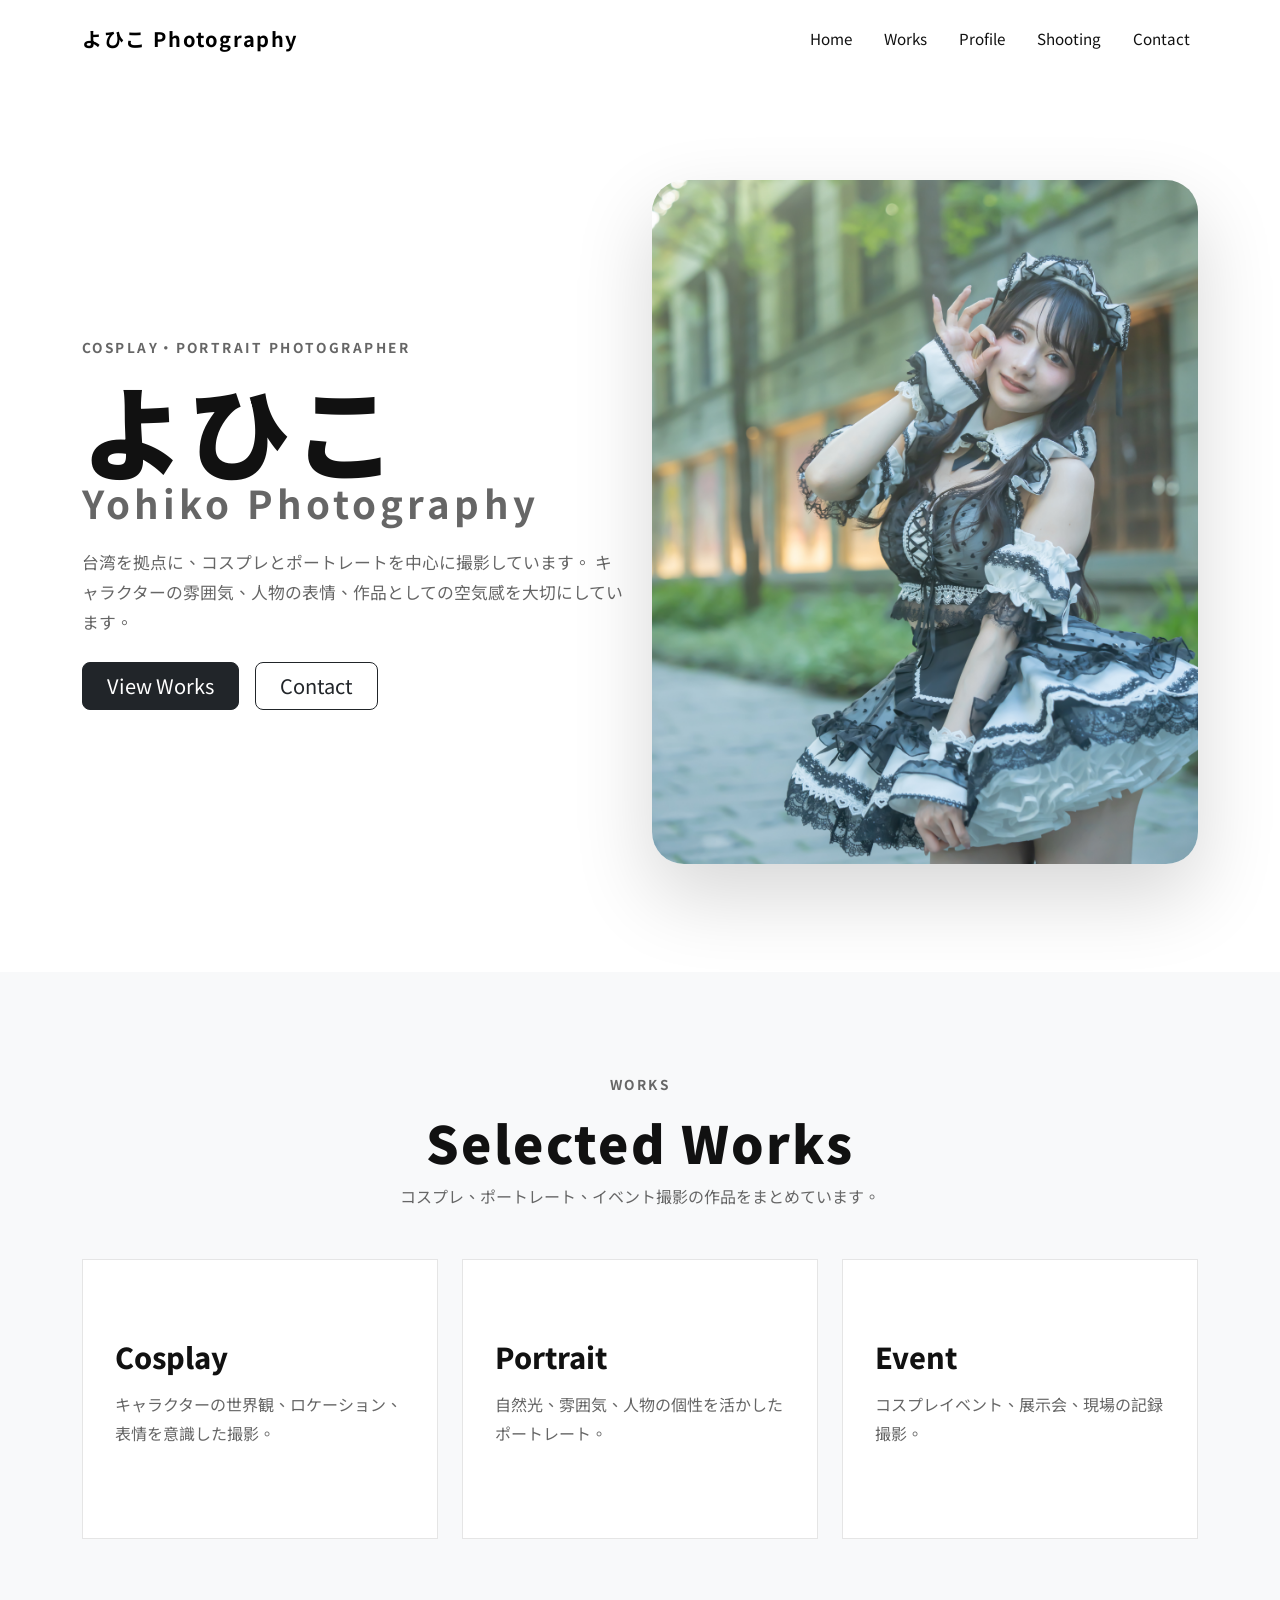
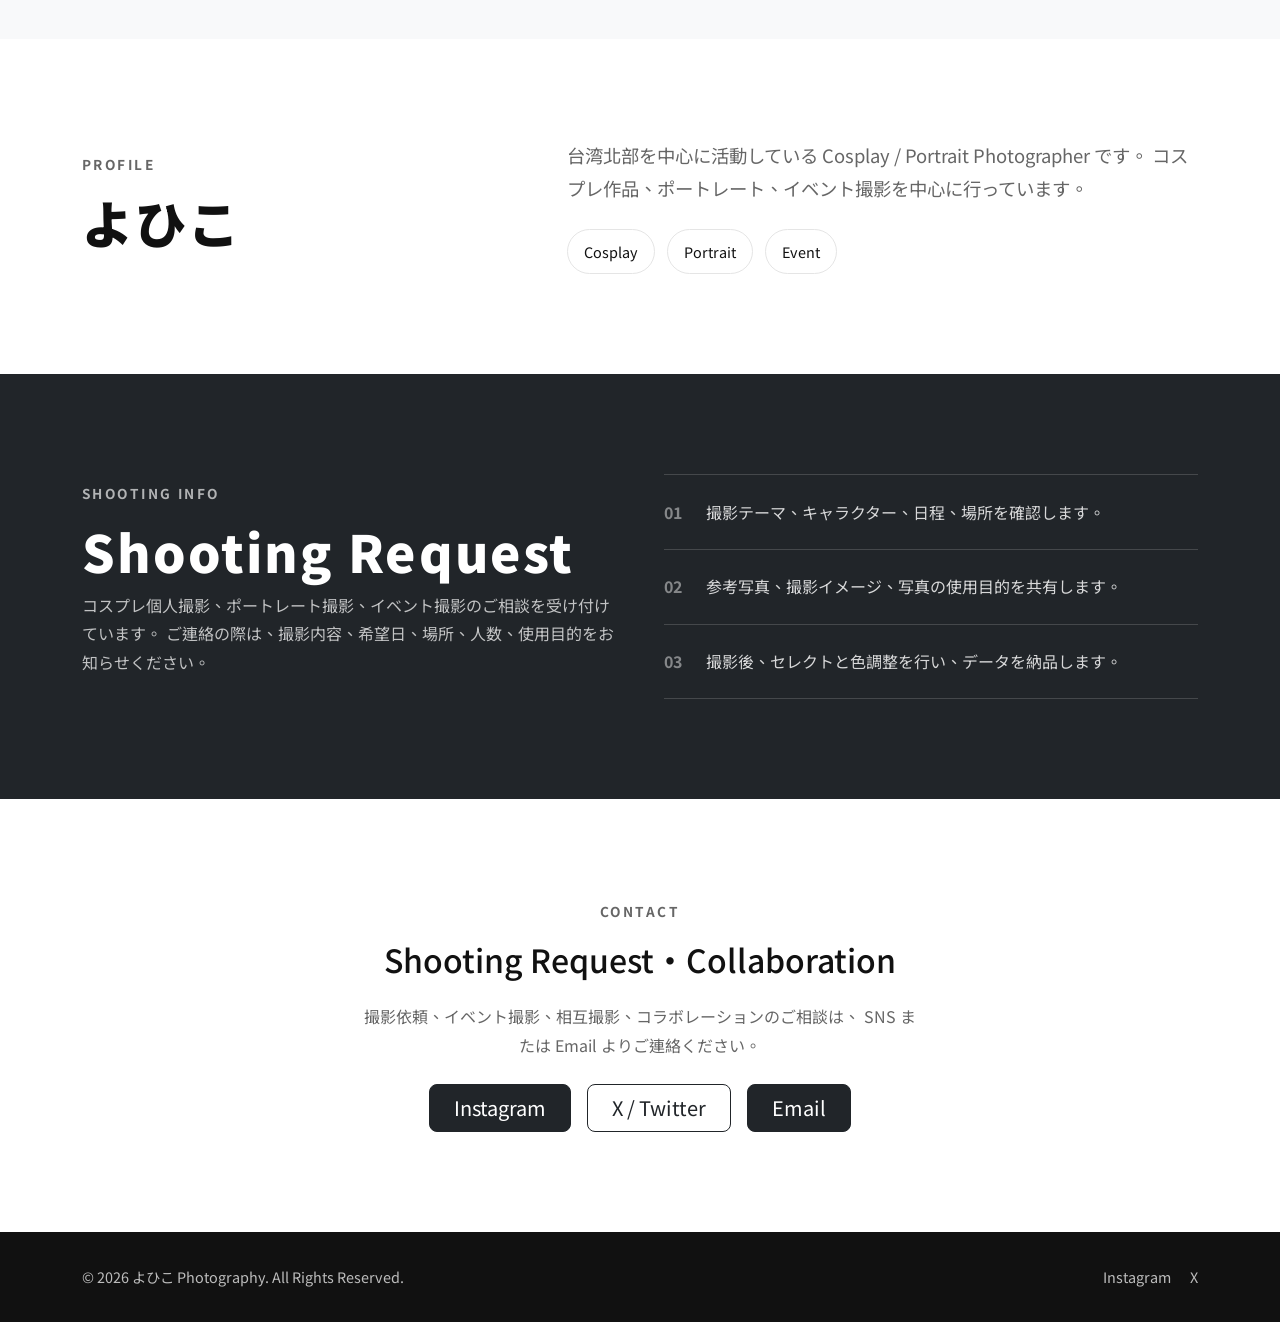
<file: index.html>
<html lang="ja">
  <head>
    <meta charset="UTF-8">
    <meta
      name="viewport"
      content="width=device-width, initial-scale=1.0">
    <title>
      よひこ Photography｜Cosplay・Portrait Photographer
    </title>
    <script src="./assets/js/include-head.js"></script>
  </head>

  <body>
    <!-- Header 載入位置 -->
    <div id="site-header"></div>

    <main>
      <!-- Hero Section：首頁主視覺 -->
      <section class="hero-section d-flex align-items-center">
        <div class="container">
          <div class="row align-items-center min-vh-100 py-5">

            <!-- 左側文字 -->
            <div class="col-lg-6 order-2 order-lg-1 mt-5 mt-lg-0">
              <p class="section-label mb-3">
              Cosplay・Portrait Photographer
            </p>

              <h1 class="hero-title mb-4">
              よひこ<br>
              <span>Yohiko Photography</span>
            </h1>

              <p class="hero-text mb-4">
              台湾を拠点に、コスプレとポートレートを中心に撮影しています。
              キャラクターの雰囲気、人物の表情、作品としての空気感を大切にしています。
            </p>

              <div class="d-flex flex-column flex-sm-row gap-3">
                <a
                  href="#works"
                  class="btn btn-dark btn-lg px-4">
                  View Works
                </a>

                <a
                  href="#contact"
                  class="btn btn-outline-dark btn-lg px-4">
                  Contact
                </a>
              </div>
            </div>

            <!-- 右側圖片 -->
            <div class="col-lg-6 order-1 order-lg-2">
              <div class="hero-image-wrap">
                <img
                  src="./assets/img/sakurai_mainvisual.JPG"
                  alt="Yohiko cosplay photography main visual"
                  class="img-fluid hero-image">
              </div>
            </div>

          </div>
        </div>
      </section>

      <!-- Works Preview -->
      <section
        id="works"
        class="section-padding bg-light">
        <div class="container">
          <div class="section-heading text-center mb-5">
            <p class="section-label">Works</p>
            <h2>Selected Works</h2>
            <p class="section-desc">
            コスプレ、ポートレート、イベント撮影の作品をまとめています。
          </p>
          </div>

          <div class="row g-4">
            <div class="col-md-4">
              <a
                href="./cosplay.html"
                class="work-card">
                <div class="work-card-body">
                  <span></span>
                  <h3>Cosplay</h3>
                  <p>キャラクターの世界観、ロケーション、表情を意識した撮影。</p>
                </div>
              </a>
            </div>

            <div class="col-md-4">
              <a
                href="./portrait.html"
                class="work-card">
                <div class="work-card-body">
                  <span></span>
                  <h3>Portrait</h3>
                  <p>自然光、雰囲気、人物の個性を活かしたポートレート。</p>
                </div>
              </a>
            </div>

            <div class="col-md-4">
              <a
                href="#"
                class="work-card">
                <div class="work-card-body">
                  <span></span>
                  <h3>Event</h3>
                  <p>コスプレイベント、展示会、現場の記録撮影。</p>
                </div>
              </a>
            </div>
          </div>
        </div>
      </section>

      <!-- About Preview -->
      <section
        id="about"
        class="section-padding">
        <div class="container">
          <div class="row align-items-center g-5">

            <div class="col-lg-5">
              <p class="section-label">Profile</p>
              <h2 class="section-title">よひこ</h2>
            </div>

            <div class="col-lg-7">
              <p class="about-text">
              台湾北部を中心に活動している Cosplay / Portrait Photographer です。
              コスプレ作品、ポートレート、イベント撮影を中心に行っています。
            </p>

              <div class="profile-tags mt-4">
                <span>Cosplay</span>
                <span>Portrait</span>
                <span>Event</span>
              </div>
            </div>

          </div>
        </div>
      </section>

      <!-- Shooting Info Preview -->
      <section
        id="shooting"
        class="section-padding bg-dark text-white">
        <div class="container">
          <div class="row g-5 align-items-center">

            <div class="col-lg-6">
              <p class="section-label light">Shooting Info</p>
              <h2 class="section-title">Shooting Request</h2>
              <p class="shooting-text">
              コスプレ個人撮影、ポートレート撮影、イベント撮影のご相談を受け付けています。
              ご連絡の際は、撮影内容、希望日、場所、人数、使用目的をお知らせください。
            </p>
            </div>

            <div class="col-lg-6">
              <div class="info-list">
                <div class="info-item">
                  <span>01</span>
                  <p>撮影テーマ、キャラクター、日程、場所を確認します。</p>
                </div>

                <div class="info-item">
                  <span>02</span>
                  <p>参考写真、撮影イメージ、写真の使用目的を共有します。</p>
                </div>

                <div class="info-item">
                  <span>03</span>
                  <p>撮影後、セレクトと色調整を行い、データを納品します。</p>
                </div>
              </div>
            </div>

          </div>
        </div>
      </section>

      <!-- Contact CTA -->
      <section
        id="contact"
        class="section-padding contact-section">
        <div class="container text-center">
          <p class="section-label">Contact</p>
          <h2 class="mb-4">Shooting Request・Collaboration</h2>
          <p class="contact-text mb-4">
          撮影依頼、イベント撮影、相互撮影、コラボレーションのご相談は、
          SNS または Email よりご連絡ください。
        </p>

          <div class="d-flex flex-column flex-sm-row justify-content-center gap-3">
            <a
              href="https://www.instagram.com/yozora_52425"
              target="_blank"
              class="btn btn-dark btn-lg px-4">
              Instagram
            </a>

            <a
              href="https://x.com/yozora_0525"
              target="_blank"
              class="btn btn-outline-dark btn-lg px-4">
              X / Twitter
            </a>

            <a
              href="mailto:yohikodayo@gmail.com"
              class="btn btn-dark btn-lg px-4">
              Email
            </a>
          </div>
        </div>
      </section>
    </main>

    <!-- Footer 載入位置 -->
    <div id="site-footer"></div>
    <script src="https://cdn.jsdelivr.net/npm/bootstrap@5.3.3/dist/js/bootstrap.bundle.min.js"></script>
    <script src="./assets/js/include.js"></script>
    <script src="./assets/js/main.js"></script>
  </body>
</html>
</file>
